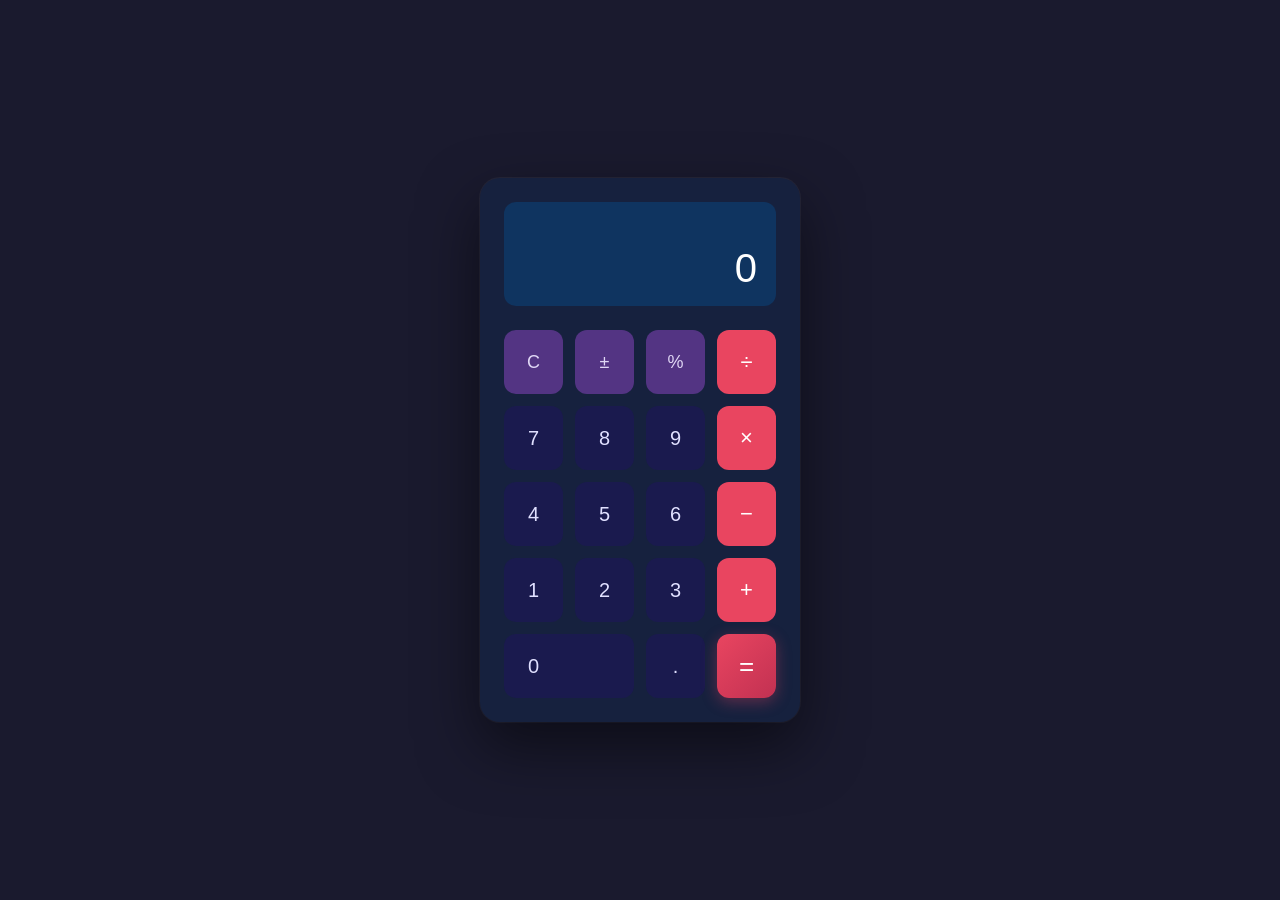
<file: Mrudula_Task 1/index.html>
<!DOCTYPE html>
<html lang="en">
  <head>
    <meta charset="UTF-8" />
    <meta name="viewport" content="width=device-width, initial-scale=1.0" />
    <title>Calculator</title>
    <link rel="stylesheet" href="css/style.css" />
  </head>
  <body>

    <div class="container">
      <div class="calculator">

        <!-- Display Screen -->
        <div class="display">
          <div class="display__expression" id="expression"></div>
          <div class="display__result" id="result">0</div>
        </div>

        <!-- Button Grid -->
        <div class="buttons">

          <!-- Row 1: Clear, Toggle Sign, Percent, Divide -->
          <button class="btn btn--action" id="clear">C</button>
          <button class="btn btn--action" id="toggle">&#177;</button>
          <button class="btn btn--action" id="percent">%</button>
          <button class="btn btn--operator" data-op="÷">÷</button>

          <!-- Row 2: 7 8 9 Multiply -->
          <button class="btn btn--number" data-num="7">7</button>
          <button class="btn btn--number" data-num="8">8</button>
          <button class="btn btn--number" data-num="9">9</button>
          <button class="btn btn--operator" data-op="×">×</button>

          <!-- Row 3: 4 5 6 Subtract -->
          <button class="btn btn--number" data-num="4">4</button>
          <button class="btn btn--number" data-num="5">5</button>
          <button class="btn btn--number" data-num="6">6</button>
          <button class="btn btn--operator" data-op="−">−</button>

          <!-- Row 4: 1 2 3 Add -->
          <button class="btn btn--number" data-num="1">1</button>
          <button class="btn btn--number" data-num="2">2</button>
          <button class="btn btn--number" data-num="3">3</button>
          <button class="btn btn--operator" data-op="+">+</button>

          <!-- Row 5: 0 (spans 2), Decimal, Equals -->
          <button class="btn btn--number btn--zero" data-num="0">0</button>
          <button class="btn btn--number" id="decimal">.</button>
          <button class="btn btn--equals" id="equals">=</button>

        </div>
      </div>
    </div>

    <script src="js/calculator.js"></script>
  </body>
</html>
</file>
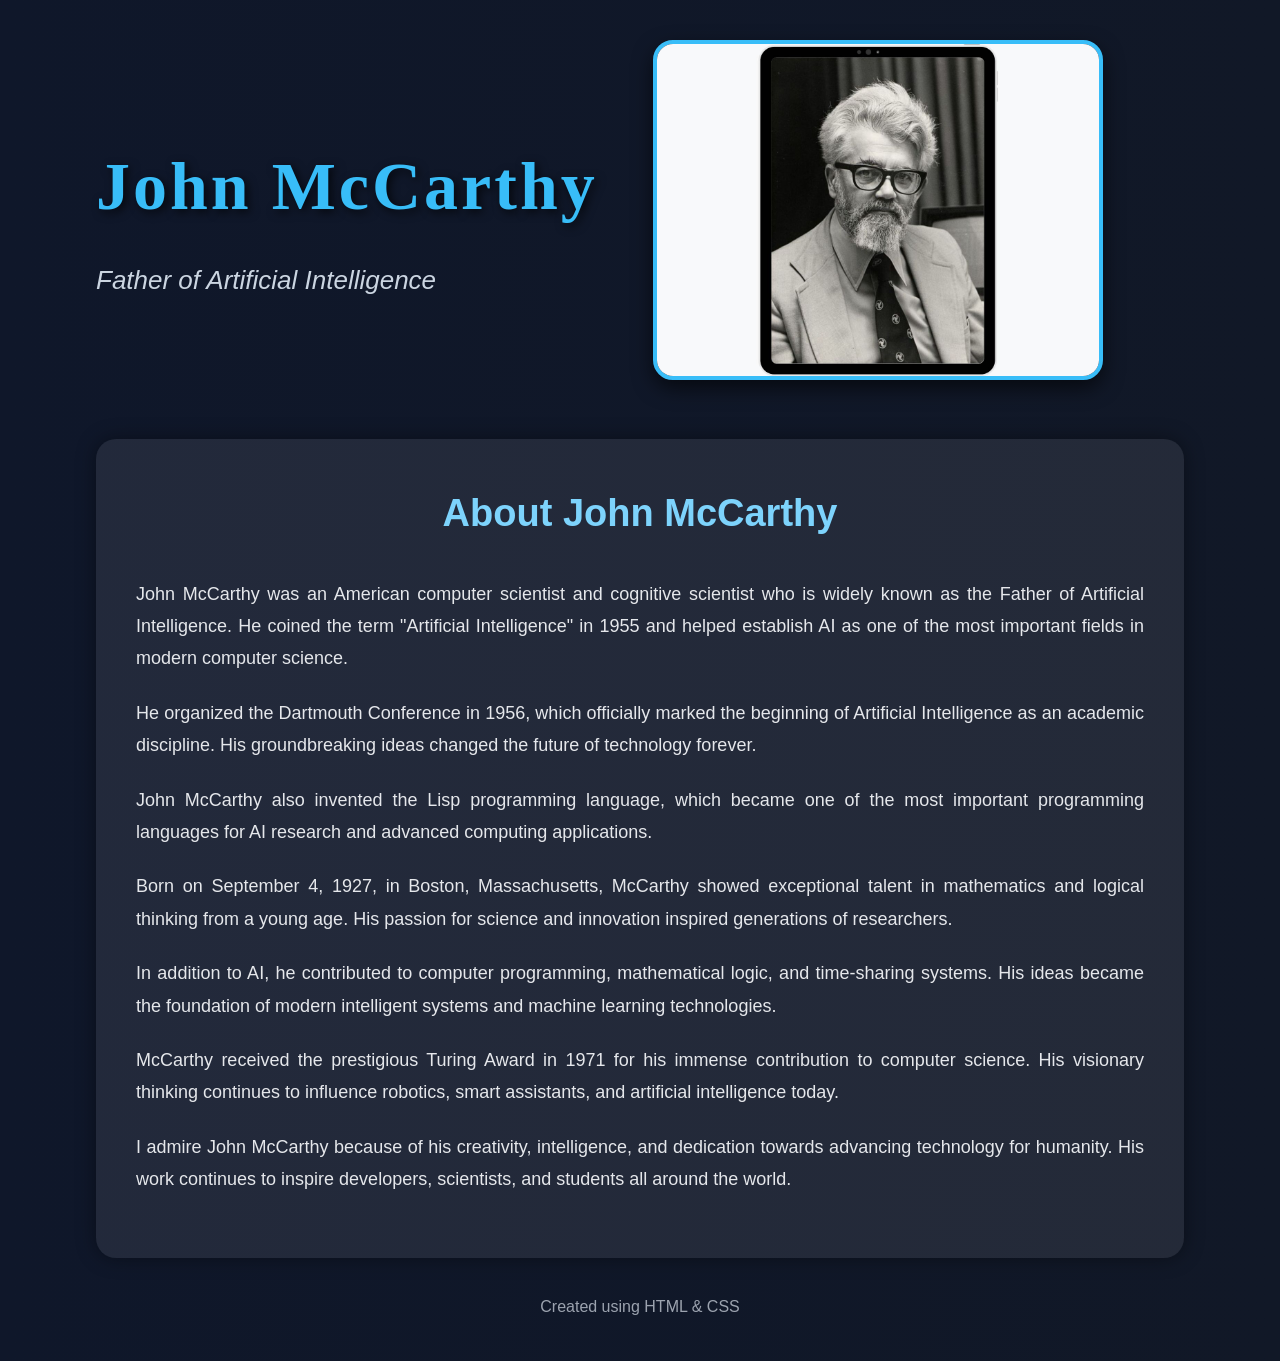
<file: Mrudula_Task 2/index.html>
<!DOCTYPE html>
<html lang="en">

<head>
    <meta charset="UTF-8">
    <meta name="viewport" content="width=device-width, initial-scale=1.0">

    <title>Tribute Page - John McCarthy</title>

    <!-- CSS File -->
    <link rel="stylesheet" href="css/style.css">
</head>

<body>

    <div class="container">

        <!-- Top Section -->
        <section class="top-section">

            <!-- Left Side -->
            <div class="text-section">
                <h1>John McCarthy</h1>
                <p class="subtitle">Father of Artificial Intelligence</p>
            </div>

            <!-- Right Side -->
            <div class="image-section">
                <img src="John McCarthy.jpg" alt="John McCarthy">
            </div>

        </section>

        <!-- Content -->
        <section class="content">

            <h2>About John McCarthy</h2>

            <p>
                John McCarthy was an American computer scientist and cognitive scientist
                who is widely known as the Father of Artificial Intelligence. He coined
                the term "Artificial Intelligence" in 1955 and helped establish AI as
                one of the most important fields in modern computer science.
            </p>

            <p>
                He organized the Dartmouth Conference in 1956, which officially marked
                the beginning of Artificial Intelligence as an academic discipline.
                His groundbreaking ideas changed the future of technology forever.
            </p>

            <p>
                John McCarthy also invented the Lisp programming language, which became
                one of the most important programming languages for AI research and
                advanced computing applications.
            </p>

            <p>
                Born on September 4, 1927, in Boston, Massachusetts, McCarthy showed
                exceptional talent in mathematics and logical thinking from a young age.
                His passion for science and innovation inspired generations of researchers.
            </p>

            <p>
                In addition to AI, he contributed to computer programming, mathematical
                logic, and time-sharing systems. His ideas became the foundation of
                modern intelligent systems and machine learning technologies.
            </p>

            <p>
                McCarthy received the prestigious Turing Award in 1971 for his immense
                contribution to computer science. His visionary thinking continues to
                influence robotics, smart assistants, and artificial intelligence today.
            </p>

            <p>
                I admire John McCarthy because of his creativity, intelligence, and
                dedication towards advancing technology for humanity. His work continues
                to inspire developers, scientists, and students all around the world.
            </p>

        </section>

        <!-- Footer -->
        <footer>
            <p>Created using HTML & CSS</p>
        </footer>

    </div>

</body>

</html>
</file>
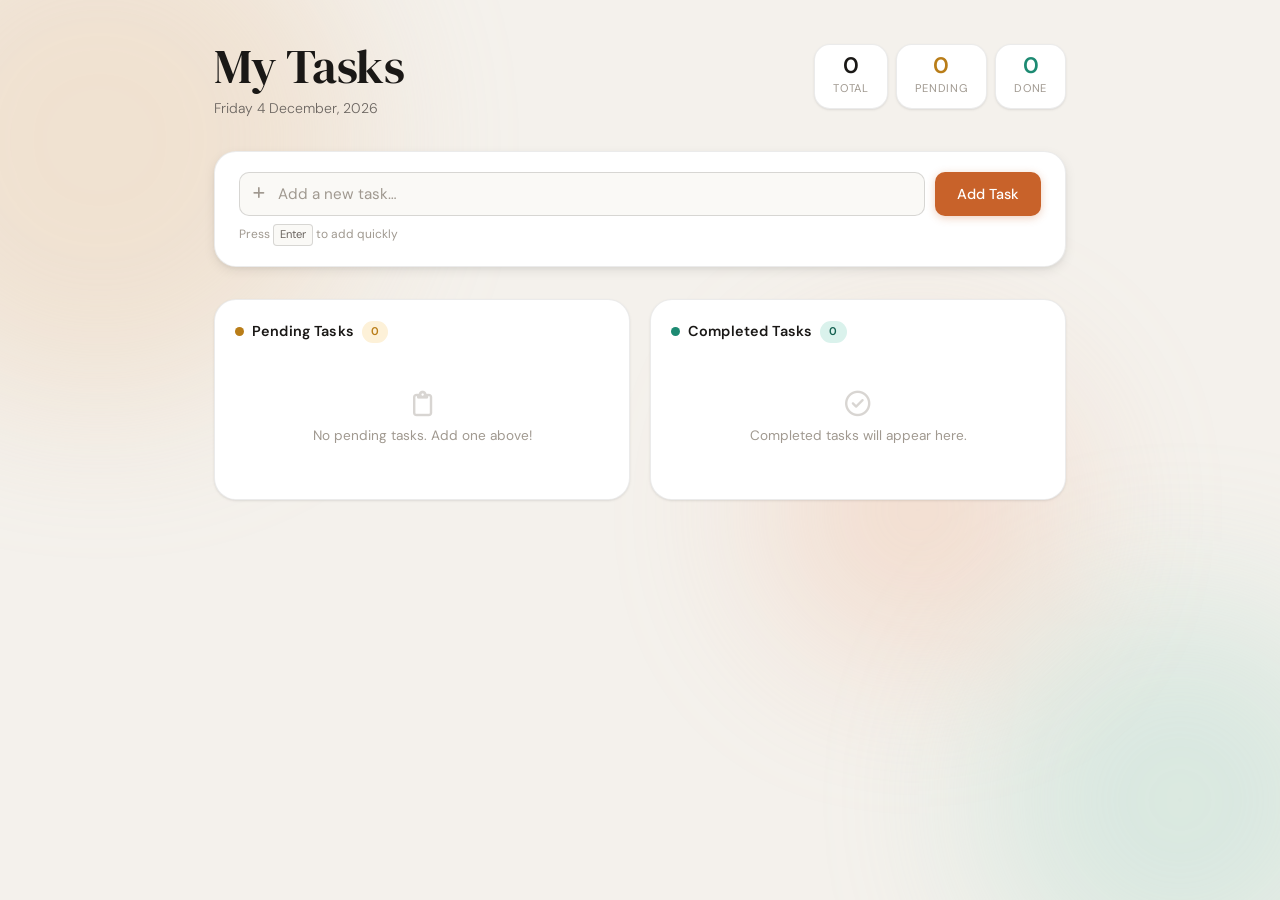
<file: Mrudula_Task 3/index.html>
<!DOCTYPE html>
<html lang="en">
<head>
  <meta charset="UTF-8" />
  <meta name="viewport" content="width=device-width, initial-scale=1.0" />
  <title>Daily To-Do App</title>
  <link rel="preconnect" href="https://fonts.googleapis.com" />
  <link href="https://fonts.googleapis.com/css2?family=DM+Serif+Display&family=DM+Sans:wght@300;400;500;600&display=swap" rel="stylesheet" />
  <link rel="stylesheet" href="https://cdnjs.cloudflare.com/ajax/libs/font-awesome/6.5.0/css/all.min.css" />
  <link rel="stylesheet" href="css/style.css" />
</head>
<body>

  <div class="bg-blobs">
    <div class="blob blob-1"></div>
    <div class="blob blob-2"></div>
    <div class="blob blob-3"></div>
  </div>

  <div class="container">

    <!-- Header -->
    <header class="app-header">
      <div class="header-left">
        <h1 class="app-title">My Tasks</h1>
        <p class="app-date" id="app-date"></p>
      </div>
      <div class="header-stats">
        <div class="stat-pill" id="stat-total">
          <span class="stat-num" id="total-count">0</span>
          <span class="stat-label">Total</span>
        </div>
        <div class="stat-pill pending-pill" id="stat-pending">
          <span class="stat-num" id="pending-count">0</span>
          <span class="stat-label">Pending</span>
        </div>
        <div class="stat-pill done-pill" id="stat-done">
          <span class="stat-num" id="done-count">0</span>
          <span class="stat-label">Done</span>
        </div>
      </div>
    </header>

    <!-- Add Task -->
    <div class="add-card">
      <div class="add-row">
        <div class="input-wrap">
          <i class="fa-solid fa-plus input-icon"></i>
          <input
            type="text"
            id="task-input"
            class="task-input"
            placeholder="Add a new task…"
            autocomplete="off"
          />
        </div>
        <button class="btn-add" id="add-btn" onclick="app.addTask()">
          Add Task
        </button>
      </div>
      <p class="hint-text">Press <kbd>Enter</kbd> to add quickly</p>
    </div>

    <!-- Sections -->
    <div class="sections-grid">

      <!-- Pending Tasks -->
      <section class="task-section" id="section-pending">
        <div class="section-header">
          <div class="section-title-row">
            <span class="section-dot pending-dot"></span>
            <h2 class="section-title">Pending Tasks</h2>
            <span class="section-badge pending-badge" id="badge-pending">0</span>
          </div>
        </div>
        <div class="task-list" id="pending-list">
          <div class="empty-state" id="empty-pending">
            <i class="fa-regular fa-clipboard"></i>
            <p>No pending tasks. Add one above!</p>
          </div>
        </div>
      </section>

      <!-- Completed Tasks -->
      <section class="task-section" id="section-completed">
        <div class="section-header">
          <div class="section-title-row">
            <span class="section-dot done-dot"></span>
            <h2 class="section-title">Completed Tasks</h2>
            <span class="section-badge done-badge" id="badge-done">0</span>
          </div>
          <button class="clear-btn" id="clear-btn" onclick="app.clearCompleted()" title="Clear all completed">
            <i class="fa-solid fa-trash-can"></i> Clear all
          </button>
        </div>
        <div class="task-list" id="completed-list">
          <div class="empty-state" id="empty-completed">
            <i class="fa-regular fa-circle-check"></i>
            <p>Completed tasks will appear here.</p>
          </div>
        </div>
      </section>

    </div>
  </div>

  <!-- Edit Modal -->
  <div class="modal-overlay" id="modal-overlay" onclick="app.closeModal()">
    <div class="modal" onclick="event.stopPropagation()">
      <div class="modal-header">
        <h3 class="modal-title">Edit Task</h3>
        <button class="modal-close" onclick="app.closeModal()"><i class="fa-solid fa-xmark"></i></button>
      </div>
      <textarea class="modal-input" id="modal-input" rows="3" placeholder="Task description…"></textarea>
      <div class="modal-actions">
        <button class="btn-cancel" onclick="app.closeModal()">Cancel</button>
        <button class="btn-save" onclick="app.saveEdit()">Save Changes</button>
      </div>
    </div>
  </div>

  <!-- Toast -->
  <div class="toast" id="toast"></div>

  <script src="js/app.js"></script>
</body>
</html>
</file>
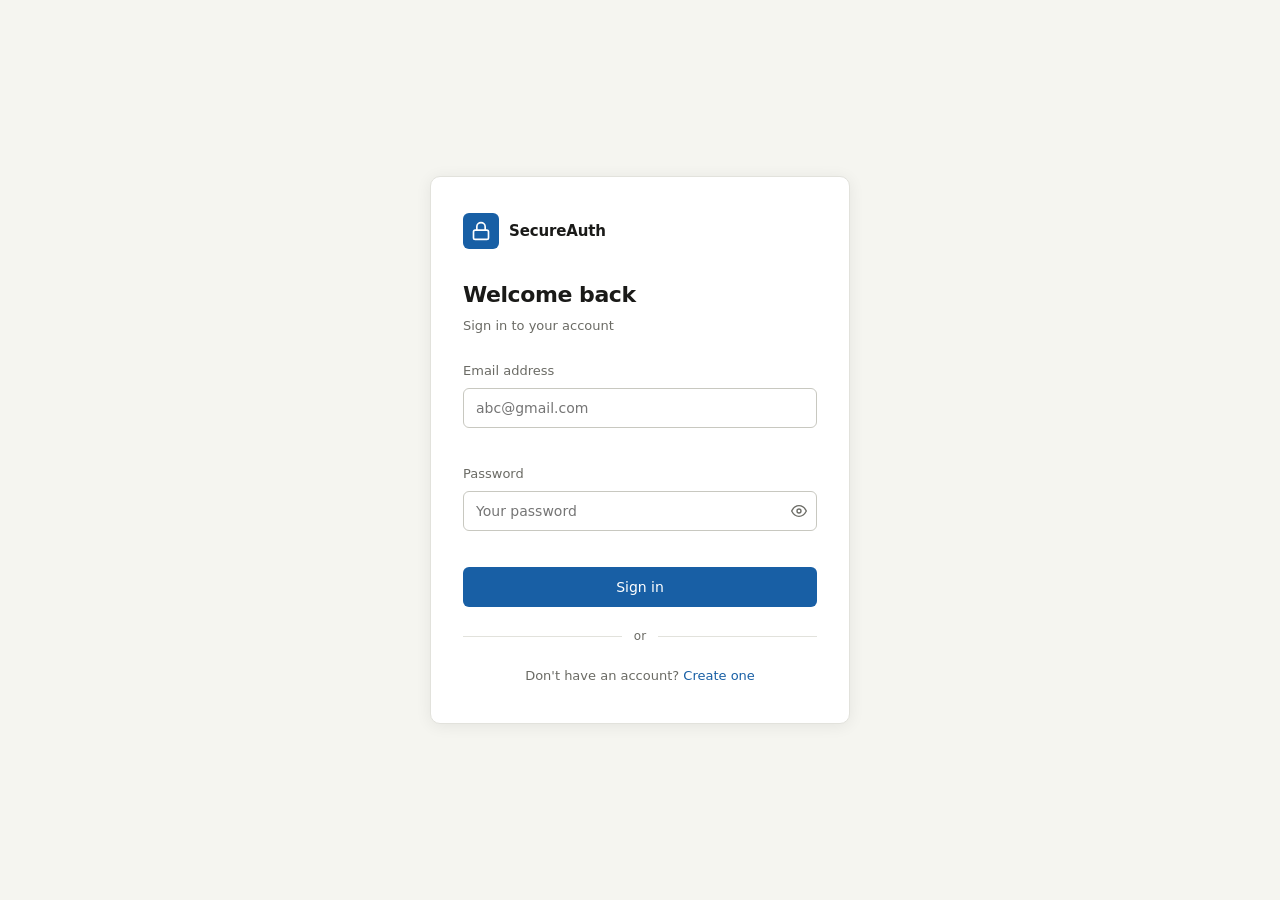
<file: Mrudula_Task 4/index.html>
<!DOCTYPE html>
<html lang="en">
<head>
  <meta charset="UTF-8" />
  <meta name="viewport" content="width=device-width, initial-scale=1.0"/>
  <title>SecureAuth — Sign In</title>
  <link rel="stylesheet" href="css/style.css" />
</head>
<body>

  <div class="page-wrapper">
    <div class="card">

      <div class="brand">
        <div class="brand-icon">
          <svg width="20" height="20" viewBox="0 0 24 24" fill="none" stroke="currentColor" stroke-width="2" stroke-linecap="round" stroke-linejoin="round">
            <rect x="3" y="11" width="18" height="11" rx="2" ry="2"></rect>
            <path d="M7 11V7a5 5 0 0 1 10 0v4"></path>
          </svg>
        </div>
        <span class="brand-name">SecureAuth</span>
      </div>

      <h1>Welcome back</h1>
      <p class="subtitle">Sign in to your account</p>

      <div class="alert alert-error" id="login-error"></div>

      <form id="login-form" novalidate>
        <div class="field">
          <label for="email">Email address</label>
          <input type="email" id="email" name="email" placeholder="abc@gmail.com" autocomplete="email" required />
          <span class="field-error" id="email-error"></span>
        </div>

        <div class="field">
          <label for="password">Password</label>
          <div class="input-wrapper">
            <input type="password" id="password" name="password" placeholder="Your password" autocomplete="current-password" required />
            <button type="button" class="toggle-pass" onclick="togglePassword('password', this)" aria-label="Show password">
              <svg class="eye-icon" width="16" height="16" viewBox="0 0 24 24" fill="none" stroke="currentColor" stroke-width="2">
                <path d="M1 12s4-8 11-8 11 8 11 8-4 8-11 8-11-8-11-8z"></path>
                <circle cx="12" cy="12" r="3"></circle>
              </svg>
            </button>
          </div>
          <span class="field-error" id="pass-error"></span>
        </div>

        <button type="submit" class="btn-primary" id="login-btn">
          <span class="btn-label">Sign in</span>
          <span class="btn-loader" style="display:none">Signing in…</span>
        </button>
      </form>

      <div class="divider"><span>or</span></div>

      <p class="link-row">Don't have an account? <a href="pages/register.html">Create one</a></p>
    </div>
  </div>

  <script src="js/auth.js"></script>
  <script src="js/login.js"></script>
</body>
</html>
</file>
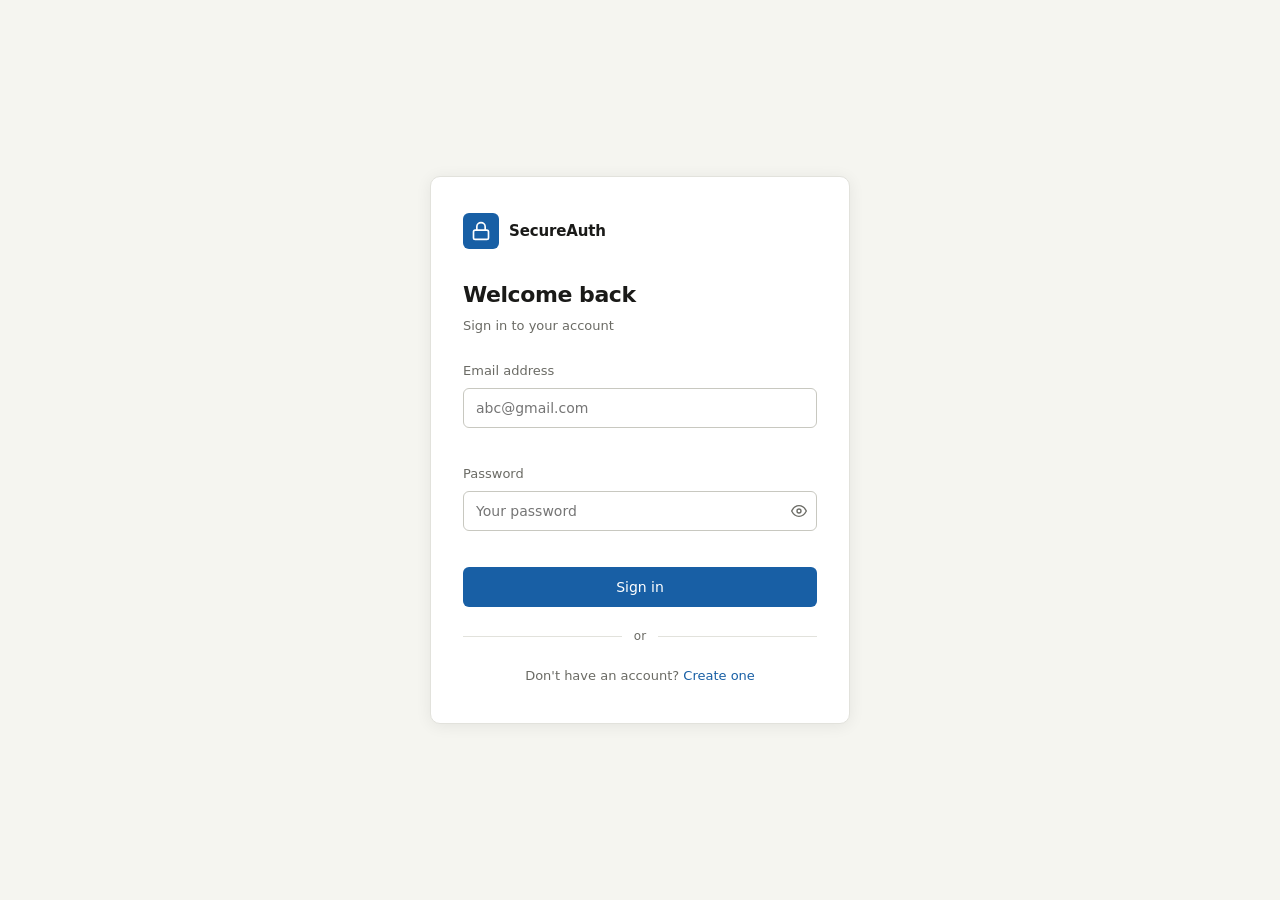
<file: Mrudula_Task 4/pages/dashboard.html>
<!DOCTYPE html>
<html lang="en">
<head>
  <meta charset="UTF-8" />
  <meta name="viewport" content="width=device-width, initial-scale=1.0"/>
  <title>SecureAuth — Dashboard</title>
  <link rel="stylesheet" href="../css/style.css" />
</head>
<body class="dashboard-body">

  <header class="topbar">
    <div class="brand">
      <div class="brand-icon">
        <svg width="20" height="20" viewBox="0 0 24 24" fill="none" stroke="currentColor" stroke-width="2" stroke-linecap="round" stroke-linejoin="round">
          <rect x="3" y="11" width="18" height="11" rx="2" ry="2"></rect>
          <path d="M7 11V7a5 5 0 0 1 10 0v4"></path>
        </svg>
      </div>
      <span class="brand-name">SecureAuth</span>
    </div>
    <div class="topbar-right">
      <span class="badge-secure">
        <svg width="12" height="12" viewBox="0 0 24 24" fill="none" stroke="currentColor" stroke-width="2.5">
          <path d="M12 22s8-4 8-10V5l-8-3-8 3v7c0 6 8 10 8 10z"></path>
        </svg>
        Authenticated
      </span>
      <button class="btn-logout" id="logout-btn" onclick="logout()">Sign out</button>
    </div>
  </header>

  <main class="dashboard-main">
    <div class="dashboard-card">

      <div class="avatar" id="user-avatar">FL</div>
      <h2 id="user-name">Firstname Lastname</h2>
      <p class="user-email" id="user-email">abc@gmail.com</p>

      <div class="info-grid">
        <div class="info-tile">
          <div class="info-tile-label">Status</div>
          <div class="info-tile-val success">Active</div>
        </div>
        <div class="info-tile">
          <div class="info-tile-label">Role</div>
          <div class="info-tile-val">Member</div>
        </div>
        <div class="info-tile">
          <div class="info-tile-label">Logged in at</div>
          <div class="info-tile-val" id="login-time">—</div>
        </div>
        <div class="info-tile">
          <div class="info-tile-label">Auth method</div>
          <div class="info-tile-val">Password</div>
        </div>
      </div>

      <div class="secured-notice">
        <svg width="16" height="16" viewBox="0 0 24 24" fill="none" stroke="currentColor" stroke-width="2">
          <path d="M12 22s8-4 8-10V5l-8-3-8 3v7c0 6 8 10 8 10z"></path>
        </svg>
        This is a protected page — only authenticated users can see this.
      </div>

    </div>
  </main>

  <script src="../js/auth.js"></script>
  <script src="../js/dashboard.js"></script>
</body>
</html>
</file>
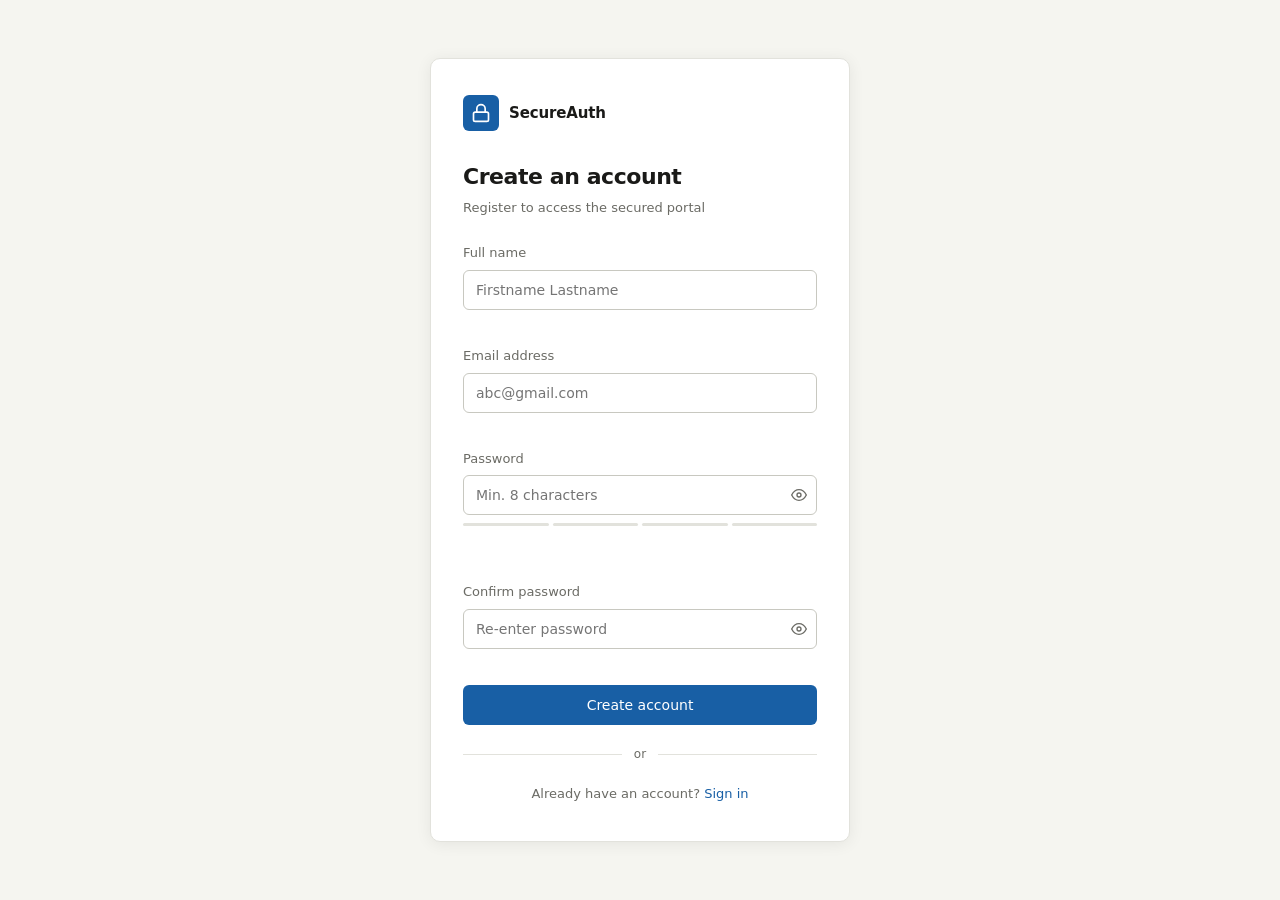
<file: Mrudula_Task 4/pages/register.html>
<!DOCTYPE html>
<html lang="en">
<head>
  <meta charset="UTF-8" />
  <meta name="viewport" content="width=device-width, initial-scale=1.0"/>
  <title>SecureAuth — Register</title>
  <link rel="stylesheet" href="../css/style.css" />
</head>
<body>

  <div class="page-wrapper">
    <div class="card">

      <div class="brand">
        <div class="brand-icon">
          <svg width="20" height="20" viewBox="0 0 24 24" fill="none" stroke="currentColor" stroke-width="2" stroke-linecap="round" stroke-linejoin="round">
            <rect x="3" y="11" width="18" height="11" rx="2" ry="2"></rect>
            <path d="M7 11V7a5 5 0 0 1 10 0v4"></path>
          </svg>
        </div>
        <span class="brand-name">SecureAuth</span>
      </div>

      <h1>Create an account</h1>
      <p class="subtitle">Register to access the secured portal</p>

      <div class="alert alert-error" id="reg-error"></div>
      <div class="alert alert-success" id="reg-success"></div>

      <form id="register-form" novalidate>
        <div class="field">
          <label for="fullname">Full name</label>
          <input type="text" id="fullname" name="fullname" placeholder="Firstname Lastname" autocomplete="name" required />
          <span class="field-error" id="name-error"></span>
        </div>

        <div class="field">
          <label for="email">Email address</label>
          <input type="email" id="email" name="email" placeholder="abc@gmail.com" autocomplete="email" required />
          <span class="field-error" id="email-error"></span>
        </div>

        <div class="field">
          <label for="password">Password</label>
          <div class="input-wrapper">
            <input type="password" id="password" name="password" placeholder="Min. 8 characters" autocomplete="new-password" required />
            <button type="button" class="toggle-pass" onclick="togglePassword('password', this)" aria-label="Show password">
              <svg class="eye-icon" width="16" height="16" viewBox="0 0 24 24" fill="none" stroke="currentColor" stroke-width="2">
                <path d="M1 12s4-8 11-8 11 8 11 8-4 8-11 8-11-8-11-8z"></path>
                <circle cx="12" cy="12" r="3"></circle>
              </svg>
            </button>
          </div>
          <div class="strength-bar">
            <div class="strength-seg" id="s1"></div>
            <div class="strength-seg" id="s2"></div>
            <div class="strength-seg" id="s3"></div>
            <div class="strength-seg" id="s4"></div>
          </div>
          <span class="strength-label" id="strength-label"></span>
          <span class="field-error" id="pass-error"></span>
        </div>

        <div class="field">
          <label for="confirm-password">Confirm password</label>
          <div class="input-wrapper">
            <input type="password" id="confirm-password" name="confirm-password" placeholder="Re-enter password" autocomplete="new-password" required />
            <button type="button" class="toggle-pass" onclick="togglePassword('confirm-password', this)" aria-label="Show password">
              <svg class="eye-icon" width="16" height="16" viewBox="0 0 24 24" fill="none" stroke="currentColor" stroke-width="2">
                <path d="M1 12s4-8 11-8 11 8 11 8-4 8-11 8-11-8-11-8z"></path>
                <circle cx="12" cy="12" r="3"></circle>
              </svg>
            </button>
          </div>
          <span class="field-error" id="confirm-error"></span>
        </div>

        <button type="submit" class="btn-primary" id="register-btn">
          <span class="btn-label">Create account</span>
          <span class="btn-loader" style="display:none">Creating…</span>
        </button>
      </form>

      <div class="divider"><span>or</span></div>

      <p class="link-row">Already have an account? <a href="../index.html">Sign in</a></p>
    </div>
  </div>

  <script src="../js/auth.js"></script>
  <script src="../js/register.js"></script>
</body>
</html>
</file>
<file: Mrudula_Task 1/css/style.css>
/* =============================================
   RESET & BASE
   ============================================= */
*, *::before, *::after {
  box-sizing: border-box;
  margin: 0;
  padding: 0;
}

body {
  min-height: 100vh;
  display: flex;
  align-items: center;
  justify-content: center;
  background-color: #1a1a2e;
  font-family: 'Segoe UI', Tahoma, Geneva, Verdana, sans-serif;
}

/* =============================================
   CONTAINER
   ============================================= */
.container {
  display: flex;
  align-items: center;
  justify-content: center;
  padding: 20px;
}

/* =============================================
   CALCULATOR WRAPPER
   ============================================= */
.calculator {
  width: 320px;
  background-color: #16213e;
  border-radius: 20px;
  padding: 24px;
  box-shadow:
    0 25px 60px rgba(0, 0, 0, 0.5),
    0 0 0 1px rgba(255, 255, 255, 0.05);
}

/* =============================================
   DISPLAY SCREEN
   ============================================= */
.display {
  background-color: #0f3460;
  border-radius: 12px;
  padding: 20px 20px 16px;
  margin-bottom: 24px;
  min-height: 90px;
  display: flex;
  flex-direction: column;
  align-items: flex-end;
  justify-content: flex-end;
  overflow: hidden;
}

/* Expression line (shows history e.g. "12 + 5 =") */
.display__expression {
  font-size: 13px;
  color: rgba(255, 255, 255, 0.45);
  min-height: 18px;
  word-break: break-all;
  text-align: right;
  margin-bottom: 6px;
  letter-spacing: 0.5px;
}

/* Main result number */
.display__result {
  font-size: 40px;
  font-weight: 300;
  color: #ffffff;
  word-break: break-all;
  text-align: right;
  line-height: 1.1;
  letter-spacing: -1px;
  transition: font-size 0.15s ease;
}

/* Shrink font if the number is long */
.display__result.small {
  font-size: 26px;
  letter-spacing: -0.5px;
}

/* =============================================
   BUTTON GRID
   CSS Grid: 4 equal columns
   ============================================= */
.buttons {
  display: grid;
  grid-template-columns: repeat(4, 1fr);
  gap: 12px;
}

/* =============================================
   BUTTONS — BASE STYLE
   ============================================= */
.btn {
  height: 64px;
  border: none;
  border-radius: 12px;
  font-size: 20px;
  font-weight: 400;
  cursor: pointer;
  outline: none;
  transition:
    background-color 0.15s ease,
    transform 0.1s ease,
    box-shadow 0.15s ease;
  user-select: none;
  -webkit-tap-highlight-color: transparent;
}

/* Press animation */
.btn:active {
  transform: scale(0.92);
}

/* =============================================
   BUTTON VARIANTS
   ============================================= */

/* Number buttons  (7 8 9, 4 5 6, 1 2 3, 0 .) */
.btn--number {
  background-color: #1a1a4e;
  color: #e0e0ff;
}

.btn--number:hover {
  background-color: #22224e;
  box-shadow: 0 4px 12px rgba(0, 0, 0, 0.3);
}

/* Action buttons  (C, ±, %) */
.btn--action {
  background-color: #533483;
  color: #e0d7f5;
  font-size: 18px;
}

.btn--action:hover {
  background-color: #6a44a0;
  box-shadow: 0 4px 12px rgba(83, 52, 131, 0.4);
}

/* Operator buttons  (÷, ×, −, +) */
.btn--operator {
  background-color: #e94560;
  color: #ffffff;
  font-size: 22px;
}

.btn--operator:hover {
  background-color: #ff5c7a;
  box-shadow: 0 4px 12px rgba(233, 69, 96, 0.4);
}

/* Highlight active operator */
.btn--operator.active {
  background-color: #ffffff;
  color: #e94560;
  box-shadow: 0 0 0 2px #e94560;
}

/* Equals button */
.btn--equals {
  background: linear-gradient(135deg, #e94560, #c23152);
  color: #ffffff;
  font-size: 26px;
  font-weight: 500;
  box-shadow: 0 4px 15px rgba(233, 69, 96, 0.35);
}

.btn--equals:hover {
  background: linear-gradient(135deg, #ff5c7a, #e94560);
  box-shadow: 0 6px 20px rgba(233, 69, 96, 0.5);
}

/* Zero button spans 2 columns */
.btn--zero {
  grid-column: span 2;
  text-align: left;
  padding-left: 24px;
}

/* =============================================
   RESPONSIVE — smaller screens
   ============================================= */
@media (max-width: 380px) {
  .calculator {
    width: 290px;
    padding: 18px;
  }

  .btn {
    height: 56px;
    font-size: 18px;
  }

  .display__result {
    font-size: 34px;
  }
}
</file>
<file: Mrudula_Task 2/css/style.css>
*{
    margin: 0;
    padding: 0;
    box-sizing: border-box;
}

/* Body Styling */
body{
    background: linear-gradient(to right, #0f172a, #111827);
    font-family: Arial, sans-serif;
    color: white;
    line-height: 1.8;
}

/* Main Container */
.container{
    width: 85%;
    margin: auto;
    padding: 40px 0;
}

/* Top Section */
.top-section{
    display: flex;
    justify-content: space-between;
    align-items: center;
    margin-bottom: 50px;
}

/* Left Text Section */
.text-section{
    width: 60%;
}

/* Main Title */
.text-section h1{
    font-size: 68px;
    color: #38bdf8;
    font-family: Georgia, serif;
    letter-spacing: 3px;
    text-shadow: 3px 3px 10px rgba(0,0,0,0.7);
}

/* Subtitle */
.subtitle{
    font-size: 26px;
    margin-top: 10px;
    color: #cbd5e1;
    font-style: italic;
}

/* Image Section */
.image-section{
    width: 55%;
    text-align: center;
    margin-right: 60px;
}

/* Image Styling */
.image-section img{
    width: 450px;
    height: auto;
    border-radius: 20px;
    border: 4px solid #38bdf8;
    box-shadow: 0px 8px 20px rgba(0,0,0,0.6);
}

/* Content Box */
.content{
    background-color: rgba(255,255,255,0.08);
    padding: 40px;
    border-radius: 20px;
    box-shadow: 0px 0px 20px rgba(0,0,0,0.4);
}

/* About Heading */
.content h2{
    text-align: center;
    font-size: 38px;
    color: #7dd3fc;
    margin-bottom: 30px;
}

/* Paragraph Styling */
.content p{
    font-size: 18px;
    margin-bottom: 22px;
    text-align: justify;
    color: #e5e7eb;
}

/* Footer */
footer{
    text-align: center;
    margin-top: 35px;
    color: #9ca3af;
    font-size: 16px;
}
</file>
<file: Mrudula_Task 3/css/style.css>
/* =============================================
   ROOT & RESET
   ============================================= */
*, *::before, *::after { box-sizing: border-box; margin: 0; padding: 0; }

:root {
  --bg:           #f4f1ec;
  --surface:      #ffffff;
  --surface-2:    #faf9f6;
  --border:       rgba(0,0,0,0.08);
  --border-strong:rgba(0,0,0,0.14);
  --text:         #1a1816;
  --text-2:       #6b6560;
  --text-3:       #a09990;
  --accent:       #c8622a;
  --accent-light: #f5e8df;
  --accent-dark:  #9e4a1c;
  --teal:         #1d8a72;
  --teal-light:   #daf2ec;
  --teal-dark:    #136050;
  --amber:        #b97d18;
  --amber-light:  #fdf1d8;
  --red:          #b83232;
  --red-light:    #fce8e8;
  --radius-sm:    6px;
  --radius-md:    10px;
  --radius-lg:    16px;
  --radius-xl:    22px;
  --shadow-sm:    0 1px 3px rgba(0,0,0,0.07), 0 1px 2px rgba(0,0,0,0.04);
  --shadow-md:    0 4px 12px rgba(0,0,0,0.08), 0 2px 4px rgba(0,0,0,0.05);
  --shadow-lg:    0 12px 32px rgba(0,0,0,0.12), 0 4px 8px rgba(0,0,0,0.06);
  --font-display: 'DM Serif Display', serif;
  --font-body:    'DM Sans', sans-serif;
  --transition:   0.18s ease;
}

html { font-size: 16px; }

body {
  font-family: var(--font-body);
  background: var(--bg);
  color: var(--text);
  min-height: 100vh;
  line-height: 1.6;
  position: relative;
  overflow-x: hidden;
}

/* =============================================
   BACKGROUND BLOBS
   ============================================= */
.bg-blobs { position: fixed; inset: 0; z-index: 0; pointer-events: none; overflow: hidden; }
.blob {
  position: absolute;
  border-radius: 50%;
  filter: blur(80px);
  opacity: 0.35;
}
.blob-1 {
  width: 520px; height: 520px;
  background: #e8c5a0;
  top: -120px; left: -160px;
  animation: drift1 18s ease-in-out infinite;
}
.blob-2 {
  width: 400px; height: 400px;
  background: #a8d8cb;
  bottom: -100px; right: -100px;
  animation: drift2 22s ease-in-out infinite;
}
.blob-3 {
  width: 300px; height: 300px;
  background: #f0b89a;
  top: 40%; left: 60%;
  animation: drift1 26s ease-in-out infinite reverse;
}
@keyframes drift1 {
  0%, 100% { transform: translate(0,0) scale(1); }
  50%       { transform: translate(40px, 30px) scale(1.06); }
}
@keyframes drift2 {
  0%, 100% { transform: translate(0,0) scale(1); }
  50%       { transform: translate(-30px, -40px) scale(1.08); }
}

/* =============================================
   CONTAINER
   ============================================= */
.container {
  position: relative; z-index: 1;
  max-width: 900px;
  margin: 0 auto;
  padding: 2.5rem 1.5rem 4rem;
}

/* =============================================
   HEADER
   ============================================= */
.app-header {
  display: flex;
  align-items: flex-start;
  justify-content: space-between;
  flex-wrap: wrap;
  gap: 1rem;
  margin-bottom: 2rem;
  animation: fadeUp 0.5s ease both;
}

.app-title {
  font-family: var(--font-display);
  font-size: 3rem;
  font-weight: 400;
  color: var(--text);
  line-height: 1.1;
  letter-spacing: -0.5px;
}

.app-date {
  font-size: 0.875rem;
  color: var(--text-2);
  margin-top: 4px;
  font-weight: 300;
}

.header-stats {
  display: flex;
  gap: 8px;
  flex-wrap: wrap;
  padding-top: 4px;
}

.stat-pill {
  display: flex;
  flex-direction: column;
  align-items: center;
  background: var(--surface);
  border: 0.5px solid var(--border);
  border-radius: var(--radius-lg);
  padding: 10px 18px;
  box-shadow: var(--shadow-sm);
  min-width: 64px;
  transition: transform var(--transition);
}
.stat-pill:hover { transform: translateY(-2px); }

.stat-num {
  font-size: 1.4rem;
  font-weight: 600;
  color: var(--text);
  line-height: 1;
}
.stat-label {
  font-size: 0.7rem;
  color: var(--text-3);
  text-transform: uppercase;
  letter-spacing: 0.06em;
  margin-top: 3px;
}
.pending-pill .stat-num { color: var(--amber); }
.done-pill    .stat-num { color: var(--teal); }

/* =============================================
   ADD CARD
   ============================================= */
.add-card {
  background: var(--surface);
  border: 0.5px solid var(--border);
  border-radius: var(--radius-xl);
  padding: 1.25rem 1.5rem;
  box-shadow: var(--shadow-md);
  margin-bottom: 2rem;
  animation: fadeUp 0.5s 0.08s ease both;
}

.add-row { display: flex; gap: 10px; align-items: center; }

.input-wrap { flex: 1; position: relative; }

.input-icon {
  position: absolute;
  left: 14px; top: 50%;
  transform: translateY(-50%);
  color: var(--text-3);
  font-size: 0.85rem;
  pointer-events: none;
}

.task-input {
  width: 100%;
  height: 44px;
  padding: 0 14px 0 38px;
  border: 1px solid var(--border-strong);
  border-radius: var(--radius-md);
  font-family: var(--font-body);
  font-size: 0.95rem;
  color: var(--text);
  background: var(--surface-2);
  outline: none;
  transition: border-color var(--transition), box-shadow var(--transition);
}
.task-input::placeholder { color: var(--text-3); }
.task-input:focus {
  border-color: var(--accent);
  box-shadow: 0 0 0 3px rgba(200, 98, 42, 0.12);
  background: #fff;
}

.btn-add {
  height: 44px;
  padding: 0 22px;
  background: var(--accent);
  color: #fff;
  border: none;
  border-radius: var(--radius-md);
  font-family: var(--font-body);
  font-size: 0.9rem;
  font-weight: 500;
  cursor: pointer;
  white-space: nowrap;
  transition: background var(--transition), transform var(--transition), box-shadow var(--transition);
  box-shadow: 0 2px 8px rgba(200,98,42,0.3);
}
.btn-add:hover { background: var(--accent-dark); box-shadow: 0 4px 12px rgba(200,98,42,0.35); }
.btn-add:active { transform: scale(0.97); }

.hint-text {
  font-size: 0.75rem;
  color: var(--text-3);
  margin-top: 8px;
}
.hint-text kbd {
  display: inline-block;
  background: var(--surface-2);
  border: 0.5px solid var(--border-strong);
  border-radius: 4px;
  padding: 1px 6px;
  font-size: 0.7rem;
  font-family: var(--font-body);
  color: var(--text-2);
}

/* =============================================
   SECTIONS GRID
   ============================================= */
.sections-grid {
  display: grid;
  grid-template-columns: 1fr 1fr;
  gap: 1.25rem;
}
@media (max-width: 640px) {
  .sections-grid { grid-template-columns: 1fr; }
  .app-title { font-size: 2.2rem; }
}

/* =============================================
   TASK SECTION
   ============================================= */
.task-section {
  background: var(--surface);
  border: 0.5px solid var(--border);
  border-radius: var(--radius-xl);
  padding: 1.25rem;
  box-shadow: var(--shadow-sm);
  animation: fadeUp 0.5s 0.16s ease both;
}

.section-header {
  display: flex;
  align-items: center;
  justify-content: space-between;
  margin-bottom: 1rem;
}

.section-title-row {
  display: flex;
  align-items: center;
  gap: 8px;
}

.section-dot {
  width: 9px; height: 9px;
  border-radius: 50%;
  flex-shrink: 0;
}
.pending-dot { background: var(--amber); }
.done-dot    { background: var(--teal); }

.section-title {
  font-family: var(--font-body);
  font-size: 0.9rem;
  font-weight: 600;
  color: var(--text);
  letter-spacing: 0.01em;
}

.section-badge {
  font-size: 0.7rem;
  font-weight: 600;
  border-radius: 100px;
  padding: 2px 9px;
  letter-spacing: 0.03em;
}
.pending-badge { background: var(--amber-light); color: var(--amber); }
.done-badge    { background: var(--teal-light);   color: var(--teal-dark); }

.clear-btn {
  font-size: 0.75rem;
  color: var(--text-3);
  background: none;
  border: 0.5px solid var(--border);
  border-radius: var(--radius-sm);
  padding: 4px 10px;
  cursor: pointer;
  font-family: var(--font-body);
  display: flex; align-items: center; gap: 5px;
  transition: background var(--transition), color var(--transition);
}
.clear-btn:hover { background: var(--red-light); color: var(--red); border-color: rgba(184,50,50,0.2); }

.task-list { display: flex; flex-direction: column; gap: 8px; min-height: 80px; }

/* =============================================
   EMPTY STATE
   ============================================= */
.empty-state {
  display: flex;
  flex-direction: column;
  align-items: center;
  justify-content: center;
  gap: 8px;
  padding: 2rem 1rem;
  color: var(--text-3);
  font-size: 0.85rem;
  text-align: center;
}
.empty-state i { font-size: 1.6rem; opacity: 0.4; }

/* =============================================
   TASK CARD
   ============================================= */
.task-card {
  background: var(--surface-2);
  border: 0.5px solid var(--border);
  border-radius: var(--radius-lg);
  padding: 12px 14px;
  display: flex;
  flex-direction: column;
  gap: 8px;
  transition: box-shadow var(--transition), border-color var(--transition), transform var(--transition);
  animation: slideIn 0.22s ease both;
}
.task-card:hover { box-shadow: var(--shadow-sm); border-color: var(--border-strong); }

@keyframes slideIn {
  from { opacity: 0; transform: translateY(8px); }
  to   { opacity: 1; transform: translateY(0); }
}

.task-top { display: flex; align-items: flex-start; gap: 10px; }

.check-btn {
  width: 20px; height: 20px;
  border-radius: 50%;
  border: 1.5px solid var(--border-strong);
  background: var(--surface);
  cursor: pointer;
  flex-shrink: 0;
  margin-top: 2px;
  display: flex; align-items: center; justify-content: center;
  transition: background var(--transition), border-color var(--transition), transform var(--transition);
  padding: 0;
}
.check-btn i { font-size: 0.6rem; color: #fff; opacity: 0; transition: opacity var(--transition); }
.check-btn:hover { border-color: var(--teal); transform: scale(1.1); }
.check-btn.checked { background: var(--teal); border-color: var(--teal); }
.check-btn.checked i { opacity: 1; }

.task-body { flex: 1; min-width: 0; }

.task-text {
  font-size: 0.9rem;
  color: var(--text);
  line-height: 1.5;
  word-break: break-word;
  transition: color var(--transition), text-decoration var(--transition);
}
.task-text.done {
  text-decoration: line-through;
  color: var(--text-3);
}

.task-meta { display: flex; flex-direction: column; gap: 2px; margin-top: 5px; }

.meta-line {
  font-size: 0.7rem;
  color: var(--text-3);
  display: flex; align-items: center; gap: 5px;
}
.meta-line i { font-size: 0.65rem; }
.meta-completed { color: var(--teal); }
.meta-completed i { color: var(--teal); }

.task-actions { display: flex; gap: 2px; flex-shrink: 0; }

.icon-btn {
  width: 28px; height: 28px;
  border: none; background: transparent;
  border-radius: var(--radius-sm);
  cursor: pointer;
  display: flex; align-items: center; justify-content: center;
  color: var(--text-3);
  font-size: 0.8rem;
  transition: background var(--transition), color var(--transition), transform var(--transition);
}
.icon-btn:hover { background: var(--border); color: var(--text); }
.icon-btn.delete:hover { background: var(--red-light); color: var(--red); }
.icon-btn:active { transform: scale(0.92); }

/* Completed card tint */
.task-card.is-done { opacity: 0.8; }

/* =============================================
   MODAL
   ============================================= */
.modal-overlay {
  position: fixed; inset: 0; z-index: 100;
  background: rgba(20,18,16,0.45);
  display: flex; align-items: center; justify-content: center;
  padding: 1rem;
  opacity: 0; pointer-events: none;
  transition: opacity 0.2s ease;
}
.modal-overlay.open { opacity: 1; pointer-events: all; }

.modal {
  background: var(--surface);
  border-radius: var(--radius-xl);
  padding: 1.75rem;
  width: 100%; max-width: 460px;
  box-shadow: var(--shadow-lg);
  transform: translateY(16px) scale(0.97);
  transition: transform 0.22s ease;
}
.modal-overlay.open .modal { transform: translateY(0) scale(1); }

.modal-header {
  display: flex; align-items: center; justify-content: space-between;
  margin-bottom: 1rem;
}
.modal-title { font-family: var(--font-display); font-size: 1.4rem; font-weight: 400; color: var(--text); }
.modal-close {
  width: 32px; height: 32px;
  border: 0.5px solid var(--border);
  border-radius: 50%;
  background: none;
  cursor: pointer; color: var(--text-2);
  display: flex; align-items: center; justify-content: center;
  font-size: 0.85rem;
  transition: background var(--transition);
}
.modal-close:hover { background: var(--surface-2); }

.modal-input {
  width: 100%;
  border: 1px solid var(--border-strong);
  border-radius: var(--radius-md);
  padding: 12px 14px;
  font-family: var(--font-body);
  font-size: 0.95rem;
  color: var(--text);
  background: var(--surface-2);
  resize: vertical;
  outline: none;
  transition: border-color var(--transition), box-shadow var(--transition);
  line-height: 1.5;
}
.modal-input:focus {
  border-color: var(--accent);
  box-shadow: 0 0 0 3px rgba(200,98,42,0.12);
}

.modal-actions { display: flex; justify-content: flex-end; gap: 8px; margin-top: 1rem; }

.btn-cancel, .btn-save {
  height: 38px; padding: 0 18px;
  border-radius: var(--radius-md);
  font-family: var(--font-body);
  font-size: 0.875rem; font-weight: 500;
  cursor: pointer;
  transition: background var(--transition), transform var(--transition);
}
.btn-cancel {
  background: none; color: var(--text-2);
  border: 0.5px solid var(--border-strong);
}
.btn-cancel:hover { background: var(--surface-2); }
.btn-save {
  background: var(--accent); color: #fff; border: none;
  box-shadow: 0 2px 8px rgba(200,98,42,0.25);
}
.btn-save:hover { background: var(--accent-dark); }
.btn-save:active { transform: scale(0.97); }

/* =============================================
   TOAST
   ============================================= */
.toast {
  position: fixed; bottom: 2rem; left: 50%;
  transform: translateX(-50%) translateY(20px);
  background: #1a1816;
  color: #fff;
  padding: 10px 20px;
  border-radius: 100px;
  font-size: 0.82rem;
  font-family: var(--font-body);
  white-space: nowrap;
  opacity: 0;
  pointer-events: none;
  z-index: 200;
  transition: opacity 0.22s ease, transform 0.22s ease;
  box-shadow: var(--shadow-lg);
}
.toast.show {
  opacity: 1;
  transform: translateX(-50%) translateY(0);
}

/* =============================================
   ANIMATIONS
   ============================================= */
@keyframes fadeUp {
  from { opacity: 0; transform: translateY(16px); }
  to   { opacity: 1; transform: translateY(0); }
}
</file>
<file: Mrudula_Task 4/css/style.css>
/* =============================================
   SecureAuth — style.css
   ============================================= */

/* ---- Reset & Base ---- */
*, *::before, *::after {
  box-sizing: border-box;
  margin: 0;
  padding: 0;
}

:root {
  --color-bg:          #f5f5f0;
  --color-surface:     #ffffff;
  --color-border:      #e2e2dc;
  --color-border-md:   #c8c8c0;
  --color-text:        #1a1a18;
  --color-text-muted:  #6b6b65;
  --color-primary:     #185FA5;
  --color-primary-dk:  #0C447C;
  --color-primary-lt:  #E6F1FB;
  --color-danger:      #A32D2D;
  --color-danger-bg:   #FCEBEB;
  --color-danger-bd:   #F7C1C1;
  --color-success:     #0F6E56;
  --color-success-bg:  #E1F5EE;
  --color-success-bd:  #9FE1CB;
  --color-amber:       #BA7517;
  --color-amber-bg:    #FAEEDA;
  --color-radius:      10px;
  --color-radius-sm:   6px;
  --shadow-card:       0 2px 16px rgba(0,0,0,0.07);
}

body {
  font-family: 'Segoe UI', system-ui, -apple-system, sans-serif;
  background: var(--color-bg);
  color: var(--color-text);
  min-height: 100vh;
  font-size: 15px;
  line-height: 1.6;
}

/* ---- Auth Layout ---- */
.page-wrapper {
  min-height: 100vh;
  display: flex;
  align-items: center;
  justify-content: center;
  padding: 2rem 1rem;
}

.card {
  background: var(--color-surface);
  border: 1px solid var(--color-border);
  border-radius: var(--color-radius);
  box-shadow: var(--shadow-card);
  padding: 2.25rem 2rem;
  width: 100%;
  max-width: 420px;
}

/* ---- Brand ---- */
.brand {
  display: flex;
  align-items: center;
  gap: 10px;
  margin-bottom: 1.75rem;
}

.brand-icon {
  width: 36px;
  height: 36px;
  border-radius: var(--color-radius-sm);
  background: var(--color-primary);
  display: flex;
  align-items: center;
  justify-content: center;
  color: #fff;
  flex-shrink: 0;
}

.brand-name {
  font-size: 15px;
  font-weight: 600;
  letter-spacing: -0.01em;
  color: var(--color-text);
}

/* ---- Headings ---- */
h1 {
  font-size: 22px;
  font-weight: 600;
  letter-spacing: -0.02em;
  color: var(--color-text);
  margin-bottom: 4px;
}

h2 {
  font-size: 20px;
  font-weight: 600;
  letter-spacing: -0.02em;
  color: var(--color-text);
  margin-bottom: 4px;
  text-align: center;
}

.subtitle {
  font-size: 13px;
  color: var(--color-text-muted);
  margin-bottom: 1.5rem;
}

/* ---- Alerts ---- */
.alert {
  font-size: 13px;
  padding: 10px 13px;
  border-radius: var(--color-radius-sm);
  margin-bottom: 1rem;
  display: none;
  line-height: 1.5;
}

.alert-error {
  color: var(--color-danger);
  background: var(--color-danger-bg);
  border: 1px solid var(--color-danger-bd);
}

.alert-success {
  color: var(--color-success);
  background: var(--color-success-bg);
  border: 1px solid var(--color-success-bd);
}

/* ---- Form Fields ---- */
.field {
  margin-bottom: 1rem;
}

label {
  display: block;
  font-size: 13px;
  font-weight: 500;
  color: var(--color-text-muted);
  margin-bottom: 6px;
}

input[type="text"],
input[type="email"],
input[type="password"] {
  width: 100%;
  height: 40px;
  padding: 0 12px;
  font-size: 14px;
  font-family: inherit;
  color: var(--color-text);
  background: var(--color-surface);
  border: 1px solid var(--color-border-md);
  border-radius: var(--color-radius-sm);
  outline: none;
  transition: border-color 0.15s, box-shadow 0.15s;
}

input:focus {
  border-color: var(--color-primary);
  box-shadow: 0 0 0 3px rgba(24, 95, 165, 0.12);
}

input.invalid {
  border-color: var(--color-danger);
}

.input-wrapper {
  position: relative;
}

.input-wrapper input {
  padding-right: 40px;
}

.toggle-pass {
  position: absolute;
  right: 10px;
  top: 50%;
  transform: translateY(-50%);
  background: none;
  border: none;
  cursor: pointer;
  color: var(--color-text-muted);
  display: flex;
  align-items: center;
  padding: 0;
  transition: color 0.15s;
}

.toggle-pass:hover { color: var(--color-text); }

.field-error {
  display: block;
  font-size: 12px;
  color: var(--color-danger);
  margin-top: 4px;
  min-height: 16px;
}

/* ---- Password Strength ---- */
.strength-bar {
  display: flex;
  gap: 4px;
  margin-top: 8px;
}

.strength-seg {
  height: 3px;
  flex: 1;
  border-radius: 2px;
  background: var(--color-border);
  transition: background 0.2s;
}

.strength-label {
  display: block;
  font-size: 12px;
  color: var(--color-text-muted);
  margin-top: 4px;
  min-height: 16px;
}

/* ---- Buttons ---- */
.btn-primary {
  width: 100%;
  height: 40px;
  border-radius: var(--color-radius-sm);
  background: var(--color-primary);
  color: #fff;
  font-size: 14px;
  font-weight: 500;
  font-family: inherit;
  border: none;
  cursor: pointer;
  margin-top: 4px;
  transition: background 0.15s, transform 0.1s;
  display: flex;
  align-items: center;
  justify-content: center;
  gap: 8px;
}

.btn-primary:hover  { background: var(--color-primary-dk); }
.btn-primary:active { transform: scale(0.98); }
.btn-primary:disabled { opacity: 0.65; cursor: not-allowed; }

/* ---- Divider ---- */
.divider {
  display: flex;
  align-items: center;
  gap: 12px;
  margin: 1.25rem 0;
  color: var(--color-border-md);
  font-size: 12px;
}

.divider::before,
.divider::after {
  content: '';
  flex: 1;
  height: 1px;
  background: var(--color-border);
}

.divider span { color: var(--color-text-muted); }

/* ---- Link Row ---- */
.link-row {
  text-align: center;
  font-size: 13px;
  color: var(--color-text-muted);
}

.link-row a {
  color: var(--color-primary);
  text-decoration: none;
  font-weight: 500;
}

.link-row a:hover { text-decoration: underline; }

/* =============================================
   Dashboard Styles
   ============================================= */

.dashboard-body {
  background: var(--color-bg);
  display: flex;
  flex-direction: column;
}

/* Topbar */
.topbar {
  background: var(--color-surface);
  border-bottom: 1px solid var(--color-border);
  padding: 0 2rem;
  height: 56px;
  display: flex;
  align-items: center;
  justify-content: space-between;
  position: sticky;
  top: 0;
  z-index: 10;
}

.topbar-right {
  display: flex;
  align-items: center;
  gap: 12px;
}

.badge-secure {
  display: flex;
  align-items: center;
  gap: 5px;
  font-size: 12px;
  font-weight: 500;
  color: var(--color-success);
  background: var(--color-success-bg);
  border: 1px solid var(--color-success-bd);
  border-radius: 99px;
  padding: 4px 10px;
}

.btn-logout {
  height: 32px;
  padding: 0 14px;
  font-size: 13px;
  font-family: inherit;
  color: var(--color-text);
  background: transparent;
  border: 1px solid var(--color-border-md);
  border-radius: var(--color-radius-sm);
  cursor: pointer;
  transition: background 0.15s, transform 0.1s;
}

.btn-logout:hover  { background: var(--color-bg); }
.btn-logout:active { transform: scale(0.97); }

/* Dashboard Main */
.dashboard-main {
  flex: 1;
  display: flex;
  align-items: flex-start;
  justify-content: center;
  padding: 3rem 1rem;
}

.dashboard-card {
  background: var(--color-surface);
  border: 1px solid var(--color-border);
  border-radius: var(--color-radius);
  box-shadow: var(--shadow-card);
  padding: 2.25rem 2rem;
  width: 100%;
  max-width: 440px;
  text-align: center;
}

/* Avatar */
.avatar {
  width: 64px;
  height: 64px;
  border-radius: 50%;
  background: var(--color-primary-lt);
  color: var(--color-primary);
  font-size: 22px;
  font-weight: 600;
  display: flex;
  align-items: center;
  justify-content: center;
  margin: 0 auto 1rem;
  border: 2px solid var(--color-primary);
}

.user-email {
  font-size: 13px;
  color: var(--color-text-muted);
  margin-bottom: 1.75rem;
}

/* Info Grid */
.info-grid {
  display: grid;
  grid-template-columns: 1fr 1fr;
  gap: 10px;
  margin-bottom: 1.5rem;
  text-align: left;
}

.info-tile {
  background: var(--color-bg);
  border: 1px solid var(--color-border);
  border-radius: var(--color-radius-sm);
  padding: 12px 14px;
}

.info-tile-label {
  font-size: 11px;
  text-transform: uppercase;
  letter-spacing: 0.06em;
  color: var(--color-text-muted);
  margin-bottom: 4px;
}

.info-tile-val {
  font-size: 14px;
  font-weight: 600;
  color: var(--color-text);
}

.info-tile-val.success {
  color: var(--color-success);
}

/* Secured notice */
.secured-notice {
  display: flex;
  align-items: center;
  justify-content: center;
  gap: 7px;
  font-size: 12px;
  color: var(--color-text-muted);
  background: var(--color-bg);
  border: 1px solid var(--color-border);
  border-radius: var(--color-radius-sm);
  padding: 10px 14px;
}

.secured-notice svg {
  flex-shrink: 0;
  color: var(--color-primary);
}

/* ---- Responsive ---- */
@media (max-width: 480px) {
  .card, .dashboard-card { padding: 1.5rem 1.25rem; }
  .topbar { padding: 0 1rem; }
  .info-grid { grid-template-columns: 1fr; }
}
</file>
